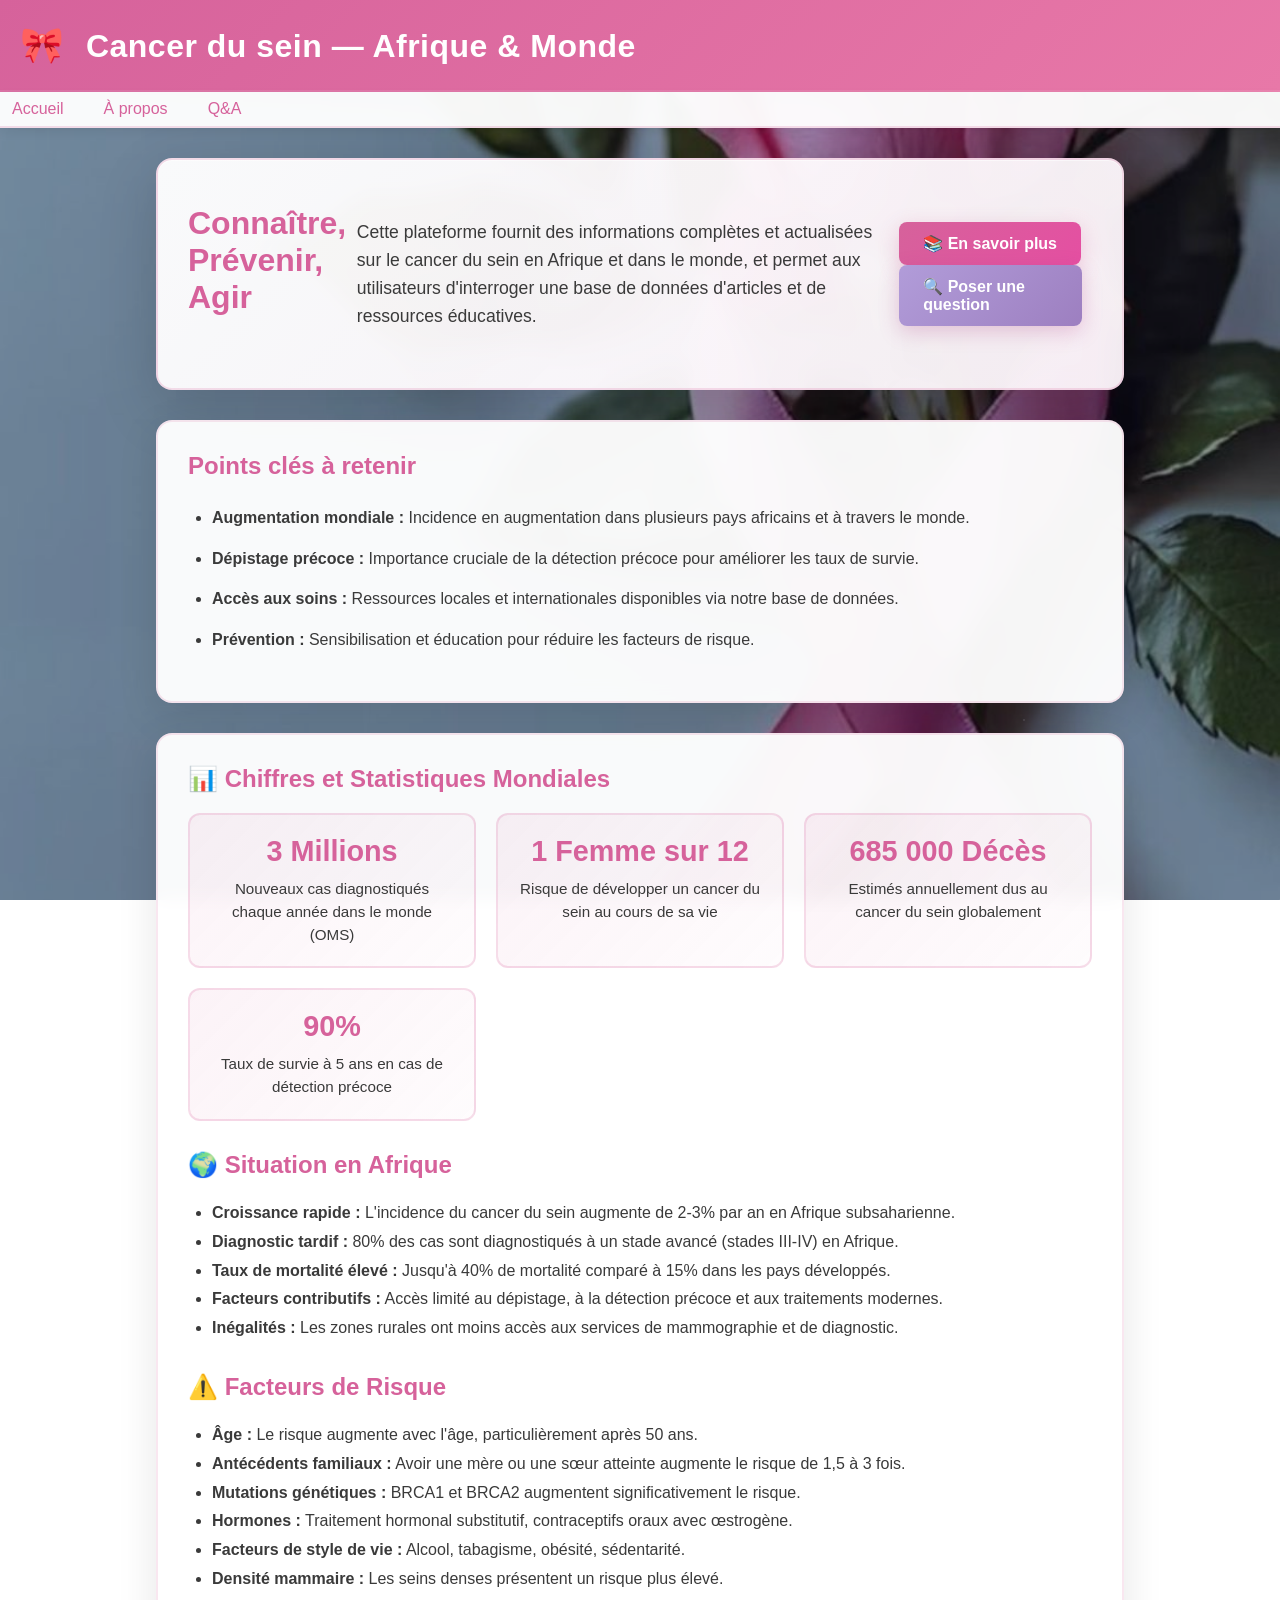
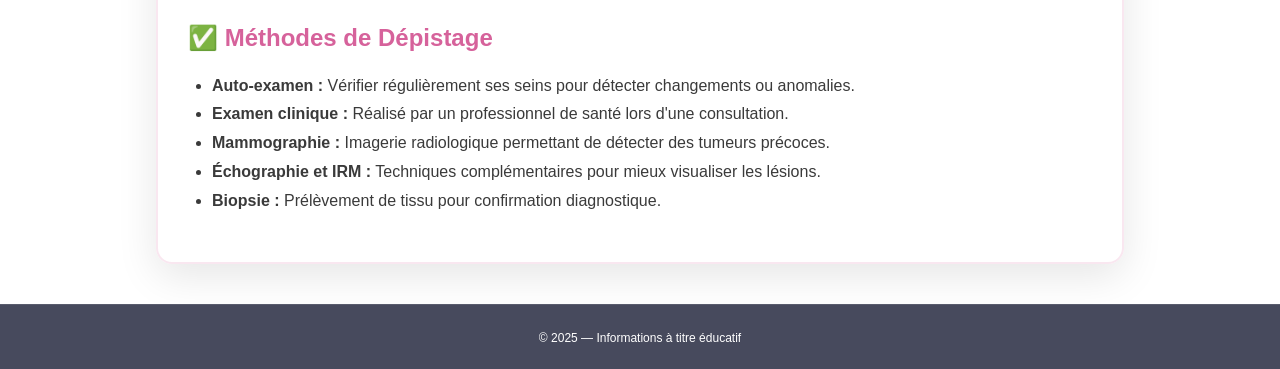
<file: index.html>
<!DOCTYPE html>
<html lang="fr">
<head>
    <meta charset="UTF-8">
    <meta name="viewport" content="width=device-width, initial-scale=1.0">
    <title>Cancer du sein - Info</title>
    <link rel="stylesheet" href="style.css">
</head>
<body>
    <header class="site-header">
        <div class="header-content">
            <h1><span class="cancer-icon">🎀</span> Cancer du sein — Afrique & Monde</h1>
            <button class="burger-menu" id="burgerBtn" aria-label="Menu">
                <span></span>
                <span></span>
                <span></span>
            </button>
        </div>
    </header>

    <nav class="main-nav" id="mainNav">
        <a href="INDEX.html"> Accueil</a>
        <a href="about.html"> À propos</a>
        <a href="query.html"> Q&A</a>
    </nav>

    <main class="container">
        <section class="hero">
            <h2> Connaître, Prévenir, Agir</h2>
            <p style="font-size: 1.1rem; line-height: 1.6;">Cette plateforme fournit des informations complètes et actualisées sur le cancer du sein en Afrique et dans le monde, et permet aux utilisateurs d'interroger une base de données d'articles et de ressources éducatives.</p>
            <div class="button-group">
                <a class="btn" href="about.html">📚 En savoir plus</a>
                <a class="btn secondary" href="query.html">🔍 Poser une question</a>
            </div>
        </section>

        <section class="quick-info">
            <h3> Points clés à retenir</h3>
            <ul>
                <li><strong>Augmentation mondiale :</strong> Incidence en augmentation dans plusieurs pays africains et à travers le monde.</li>
                <li><strong>Dépistage précoce :</strong> Importance cruciale de la détection précoce pour améliorer les taux de survie.</li>
                <li><strong>Accès aux soins :</strong> Ressources locales et internationales disponibles via notre base de données.</li>
                <li><strong>Prévention :</strong> Sensibilisation et éducation pour réduire les facteurs de risque.</li>
            </ul>
        </section>

        <section class="statistics">
            <h3>📊 Chiffres et Statistiques Mondiales</h3>
            <div class="stats-grid">
                <div class="stat-card">
                    <h4>3 Millions</h4>
                    <p>Nouveaux cas diagnostiqués chaque année dans le monde (OMS)</p>
                </div>
                <div class="stat-card">
                    <h4>1 Femme sur 12</h4>
                    <p>Risque de développer un cancer du sein au cours de sa vie</p>
                </div>
                <div class="stat-card">
                    <h4>685 000 Décès</h4>
                    <p>Estimés annuellement dus au cancer du sein globalement</p>
                </div>
                <div class="stat-card">
                    <h4>90%</h4>
                    <p>Taux de survie à 5 ans en cas de détection précoce</p>
                </div>
            </div>

            <h3 style="margin-top: 30px;">🌍 Situation en Afrique</h3>
            <ul style="padding-left: 24px; color: var(--text-dark); line-height: 1.8;">
                <li><strong>Croissance rapide :</strong> L'incidence du cancer du sein augmente de 2-3% par an en Afrique subsaharienne.</li>
                <li><strong>Diagnostic tardif :</strong> 80% des cas sont diagnostiqués à un stade avancé (stades III-IV) en Afrique.</li>
                <li><strong>Taux de mortalité élevé :</strong> Jusqu'à 40% de mortalité comparé à 15% dans les pays développés.</li>
                <li><strong>Facteurs contributifs :</strong> Accès limité au dépistage, à la détection précoce et aux traitements modernes.</li>
                <li><strong>Inégalités :</strong> Les zones rurales ont moins accès aux services de mammographie et de diagnostic.</li>
            </ul>

            <h3 style="margin-top: 30px;">⚠️ Facteurs de Risque</h3>
            <ul style="padding-left: 24px; color: var(--text-dark); line-height: 1.8;">
                <li><strong>Âge :</strong> Le risque augmente avec l'âge, particulièrement après 50 ans.</li>
                <li><strong>Antécédents familiaux :</strong> Avoir une mère ou une sœur atteinte augmente le risque de 1,5 à 3 fois.</li>
                <li><strong>Mutations génétiques :</strong> BRCA1 et BRCA2 augmentent significativement le risque.</li>
                <li><strong>Hormones :</strong> Traitement hormonal substitutif, contraceptifs oraux avec œstrogène.</li>
                <li><strong>Facteurs de style de vie :</strong> Alcool, tabagisme, obésité, sédentarité.</li>
                <li><strong>Densité mammaire :</strong> Les seins denses présentent un risque plus élevé.</li>
            </ul>

            <h3 style="margin-top: 30px;">✅ Méthodes de Dépistage</h3>
            <ul style="padding-left: 24px; color: var(--text-dark); line-height: 1.8;">
                <li><strong>Auto-examen :</strong> Vérifier régulièrement ses seins pour détecter changements ou anomalies.</li>
                <li><strong>Examen clinique :</strong> Réalisé par un professionnel de santé lors d'une consultation.</li>
                <li><strong>Mammographie :</strong> Imagerie radiologique permettant de détecter des tumeurs précoces.</li>
                <li><strong>Échographie et IRM :</strong> Techniques complémentaires pour mieux visualiser les lésions.</li>
                <li><strong>Biopsie :</strong> Prélèvement de tissu pour confirmation diagnostique.</li>
            </ul>
        </section>
    </main>

    <footer>
        <small>© 2025 — Informations à titre éducatif</small>
    </footer>

    <script src="main.js"></script>
</body>
</html>
</file>
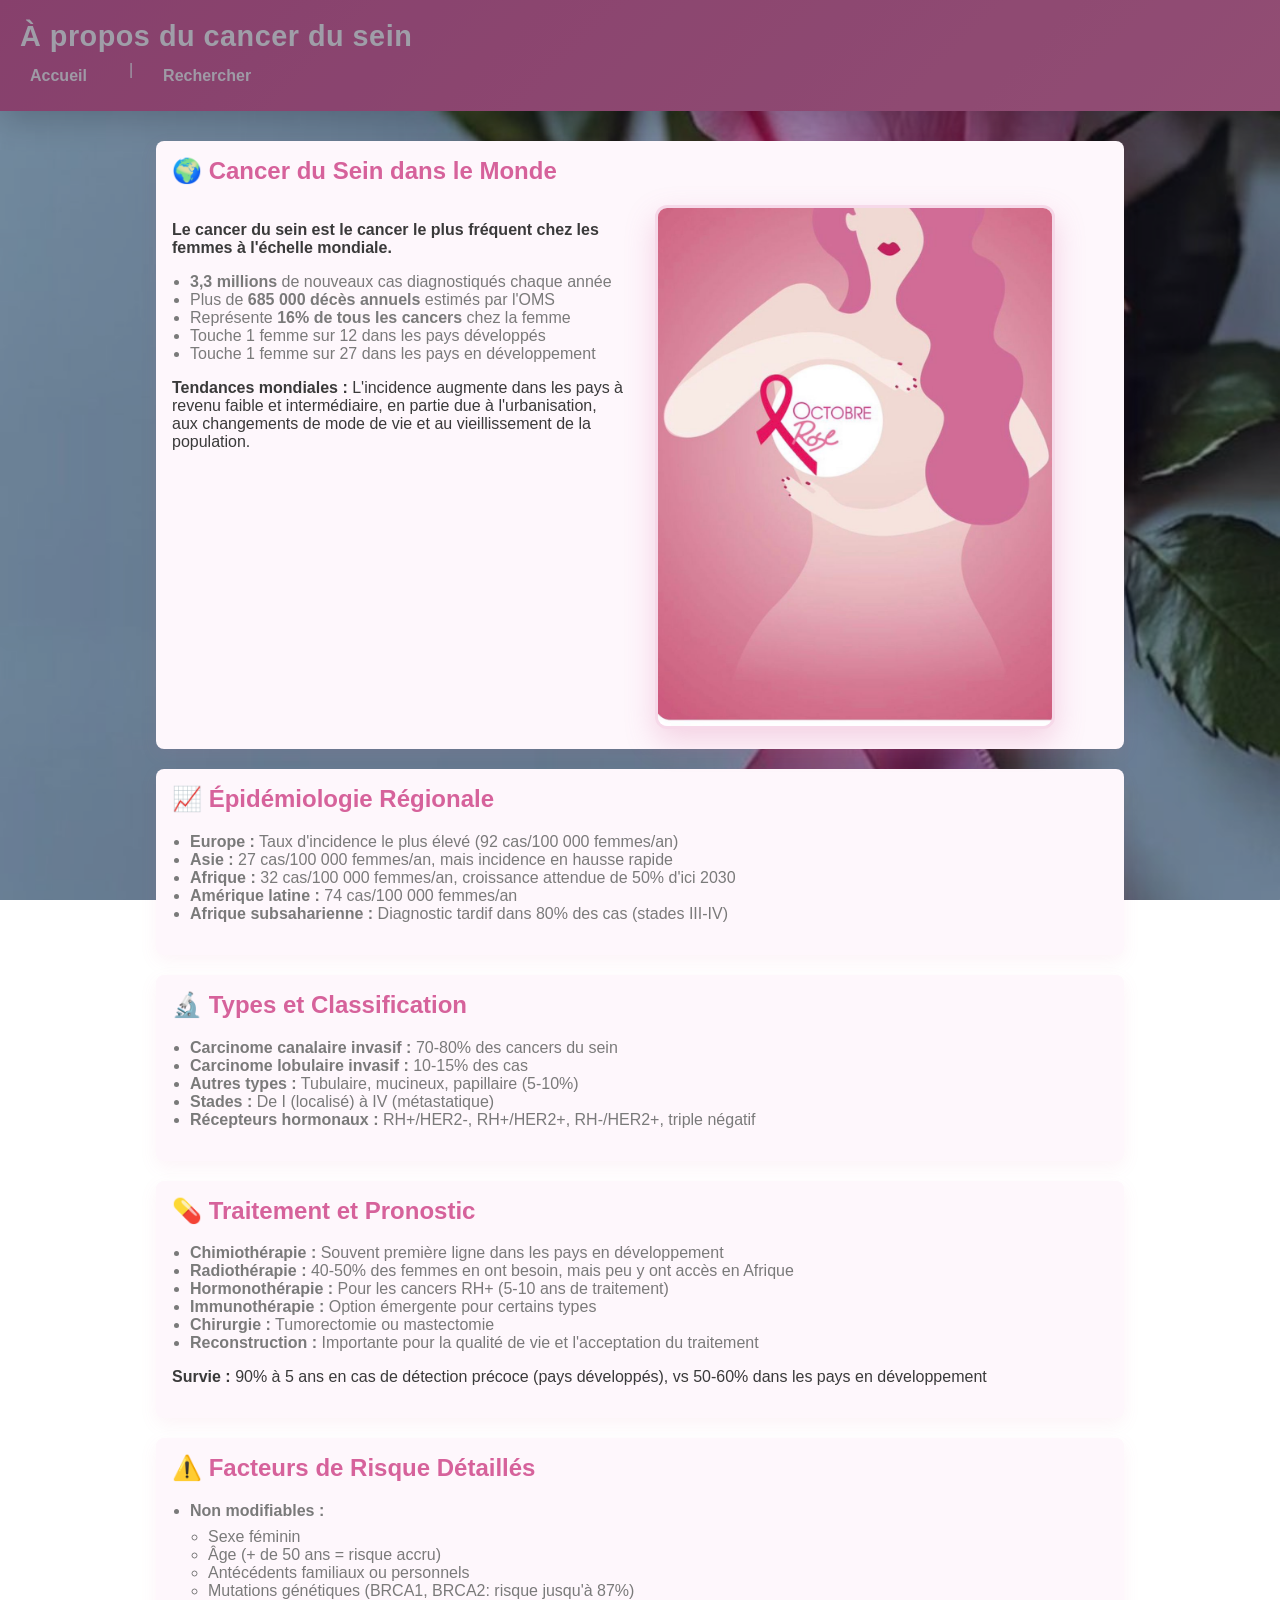
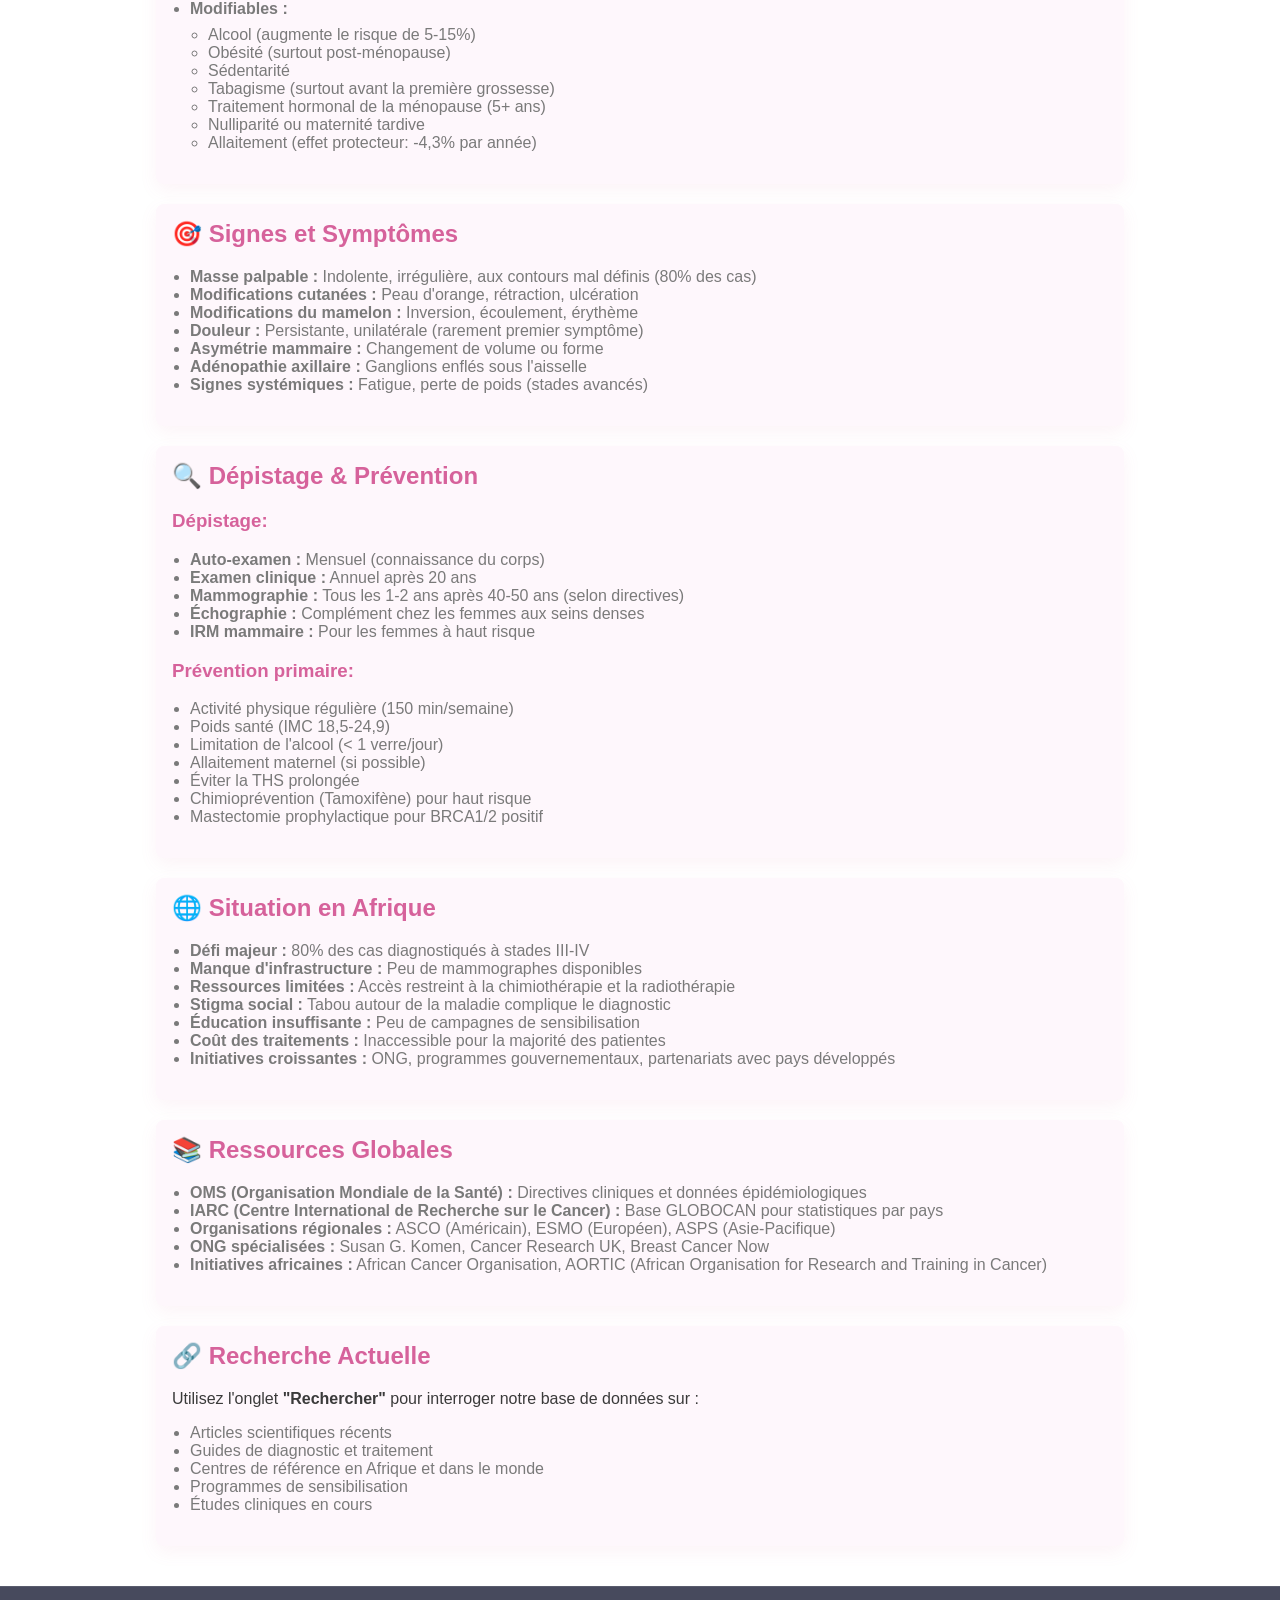
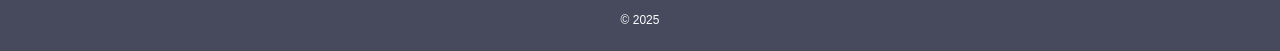
<file: about.html>
<!DOCTYPE html>
<html lang="fr">
<head>
  <meta charset="utf-8">
  <meta name="viewport" content="width=device-width,initial-scale=1">
  <title>À propos — Cancer du sein</title>
  <link rel="stylesheet" href="style.css">
</head>
<body>
  <header>
    <h1>À propos du cancer du sein</h1>
    <nav><a href="INDEX.html">Accueil</a> | <a href="query.html">Rechercher</a></nav>
  </header>

  <main class="container">
    <section>
      <h2>🌍 Cancer du Sein dans le Monde</h2>
      <div class="content-with-image">
        <div class="text-content">
          <p><strong>Le cancer du sein est le cancer le plus fréquent chez les femmes à l'échelle mondiale.</strong></p>
          <ul>
            <li><strong>3,3 millions</strong> de nouveaux cas diagnostiqués chaque année</li>
            <li>Plus de <strong>685 000 décès annuels</strong> estimés par l'OMS</li>
            <li>Représente <strong>16% de tous les cancers</strong> chez la femme</li>
            <li>Touche 1 femme sur 12 dans les pays développés</li>
            <li>Touche 1 femme sur 27 dans les pays en développement</li>
          </ul>
          <p><strong>Tendances mondiales :</strong> L'incidence augmente dans les pays à revenu faible et intermédiaire, en partie due à l'urbanisation, aux changements de mode de vie et au vieillissement de la population.</p>
        </div>
        <div class="image-content">
          <img src="images/image1.jpeg" alt="Présentation organisationnelle du cancer du sein">
        </div>
      </div>
    </section>

    <section>
      <h2>📈 Épidémiologie Régionale</h2>
      <ul>
        <li><strong>Europe :</strong> Taux d'incidence le plus élevé (92 cas/100 000 femmes/an)</li>
        <li><strong>Asie :</strong> 27 cas/100 000 femmes/an, mais incidence en hausse rapide</li>
        <li><strong>Afrique :</strong> 32 cas/100 000 femmes/an, croissance attendue de 50% d'ici 2030</li>
        <li><strong>Amérique latine :</strong> 74 cas/100 000 femmes/an</li>
        <li><strong>Afrique subsaharienne :</strong> Diagnostic tardif dans 80% des cas (stades III-IV)</li>
      </ul>
    </section>

    <section>
      <h2>🔬 Types et Classification</h2>
      <ul>
        <li><strong>Carcinome canalaire invasif :</strong> 70-80% des cancers du sein</li>
        <li><strong>Carcinome lobulaire invasif :</strong> 10-15% des cas</li>
        <li><strong>Autres types :</strong> Tubulaire, mucineux, papillaire (5-10%)</li>
        <li><strong>Stades :</strong> De I (localisé) à IV (métastatique)</li>
        <li><strong>Récepteurs hormonaux :</strong> RH+/HER2-, RH+/HER2+, RH-/HER2+, triple négatif</li>
      </ul>
    </section>

    <section>
      <h2>💊 Traitement et Pronostic</h2>
      <ul>
        <li><strong>Chimiothérapie :</strong> Souvent première ligne dans les pays en développement</li>
        <li><strong>Radiothérapie :</strong> 40-50% des femmes en ont besoin, mais peu y ont accès en Afrique</li>
        <li><strong>Hormonothérapie :</strong> Pour les cancers RH+ (5-10 ans de traitement)</li>
        <li><strong>Immunothérapie :</strong> Option émergente pour certains types</li>
        <li><strong>Chirurgie :</strong> Tumorectomie ou mastectomie</li>
        <li><strong>Reconstruction :</strong> Importante pour la qualité de vie et l'acceptation du traitement</li>
      </ul>
      <p><strong>Survie :</strong> 90% à 5 ans en cas de détection précoce (pays développés), vs 50-60% dans les pays en développement</p>
    </section>

    <section>
      <h2>⚠️ Facteurs de Risque Détaillés</h2>
      <ul>
        <li><strong>Non modifiables :</strong>
          <ul style="margin-top: 8px;">
            <li>Sexe féminin</li>
            <li>Âge (+ de 50 ans = risque accru)</li>
            <li>Antécédents familiaux ou personnels</li>
            <li>Mutations génétiques (BRCA1, BRCA2: risque jusqu'à 87%)</li>
          </ul>
        </li>
        <li><strong>Modifiables :</strong>
          <ul style="margin-top: 8px;">
            <li>Alcool (augmente le risque de 5-15%)</li>
            <li>Obésité (surtout post-ménopause)</li>
            <li>Sédentarité</li>
            <li>Tabagisme (surtout avant la première grossesse)</li>
            <li>Traitement hormonal de la ménopause (5+ ans)</li>
            <li>Nulliparité ou maternité tardive</li>
            <li>Allaitement (effet protecteur: -4,3% par année)</li>
          </ul>
        </li>
      </ul>
    </section>

    <section>
      <h2>🎯 Signes et Symptômes</h2>
      <ul>
        <li><strong>Masse palpable :</strong> Indolente, irrégulière, aux contours mal définis (80% des cas)</li>
        <li><strong>Modifications cutanées :</strong> Peau d'orange, rétraction, ulcération</li>
        <li><strong>Modifications du mamelon :</strong> Inversion, écoulement, érythème</li>
        <li><strong>Douleur :</strong> Persistante, unilatérale (rarement premier symptôme)</li>
        <li><strong>Asymétrie mammaire :</strong> Changement de volume ou forme</li>
        <li><strong>Adénopathie axillaire :</strong> Ganglions enflés sous l'aisselle</li>
        <li><strong>Signes systémiques :</strong> Fatigue, perte de poids (stades avancés)</li>
      </ul>
    </section>

    <section>
      <h2>🔍 Dépistage & Prévention</h2>
      <h3>Dépistage:</h3>
      <ul>
        <li><strong>Auto-examen :</strong> Mensuel (connaissance du corps)</li>
        <li><strong>Examen clinique :</strong> Annuel après 20 ans</li>
        <li><strong>Mammographie :</strong> Tous les 1-2 ans après 40-50 ans (selon directives)</li>
        <li><strong>Échographie :</strong> Complément chez les femmes aux seins denses</li>
        <li><strong>IRM mammaire :</strong> Pour les femmes à haut risque</li>
      </ul>
      <h3>Prévention primaire:</h3>
      <ul>
        <li>Activité physique régulière (150 min/semaine)</li>
        <li>Poids santé (IMC 18,5-24,9)</li>
        <li>Limitation de l'alcool (&lt; 1 verre/jour)</li>
        <li>Allaitement maternel (si possible)</li>
        <li>Éviter la THS prolongée</li>
        <li>Chimioprévention (Tamoxifène) pour haut risque</li>
        <li>Mastectomie prophylactique pour BRCA1/2 positif</li>
      </ul>
    </section>

    <section>
      <h2>🌐 Situation en Afrique</h2>
      <ul>
        <li><strong>Défi majeur :</strong> 80% des cas diagnostiqués à stades III-IV</li>
        <li><strong>Manque d'infrastructure :</strong> Peu de mammographes disponibles</li>
        <li><strong>Ressources limitées :</strong> Accès restreint à la chimiothérapie et la radiothérapie</li>
        <li><strong>Stigma social :</strong> Tabou autour de la maladie complique le diagnostic</li>
        <li><strong>Éducation insuffisante :</strong> Peu de campagnes de sensibilisation</li>
        <li><strong>Coût des traitements :</strong> Inaccessible pour la majorité des patientes</li>
        <li><strong>Initiatives croissantes :</strong> ONG, programmes gouvernementaux, partenariats avec pays développés</li>
      </ul>
    </section>

    <section>
      <h2>📚 Ressources Globales</h2>
      <ul>
        <li><strong>OMS (Organisation Mondiale de la Santé) :</strong> Directives cliniques et données épidémiologiques</li>
        <li><strong>IARC (Centre International de Recherche sur le Cancer) :</strong> Base GLOBOCAN pour statistiques par pays</li>
        <li><strong>Organisations régionales :</strong> ASCO (Américain), ESMO (Européen), ASPS (Asie-Pacifique)</li>
        <li><strong>ONG spécialisées :</strong> Susan G. Komen, Cancer Research UK, Breast Cancer Now</li>
        <li><strong>Initiatives africaines :</strong> African Cancer Organisation, AORTIC (African Organisation for Research and Training in Cancer)</li>
      </ul>
    </section>

    <section>
      <h2>🔗 Recherche Actuelle</h2>
      <p>Utilisez l'onglet <strong>"Rechercher"</strong> pour interroger notre base de données sur :</p>
      <ul>
        <li>Articles scientifiques récents</li>
        <li>Guides de diagnostic et traitement</li>
        <li>Centres de référence en Afrique et dans le monde</li>
        <li>Programmes de sensibilisation</li>
        <li>Études cliniques en cours</li>
      </ul>
    </section>
  </main>

  <footer><small>© 2025</small></footer>
  <script src="main.js"></script>
</body>
</html>
</file>
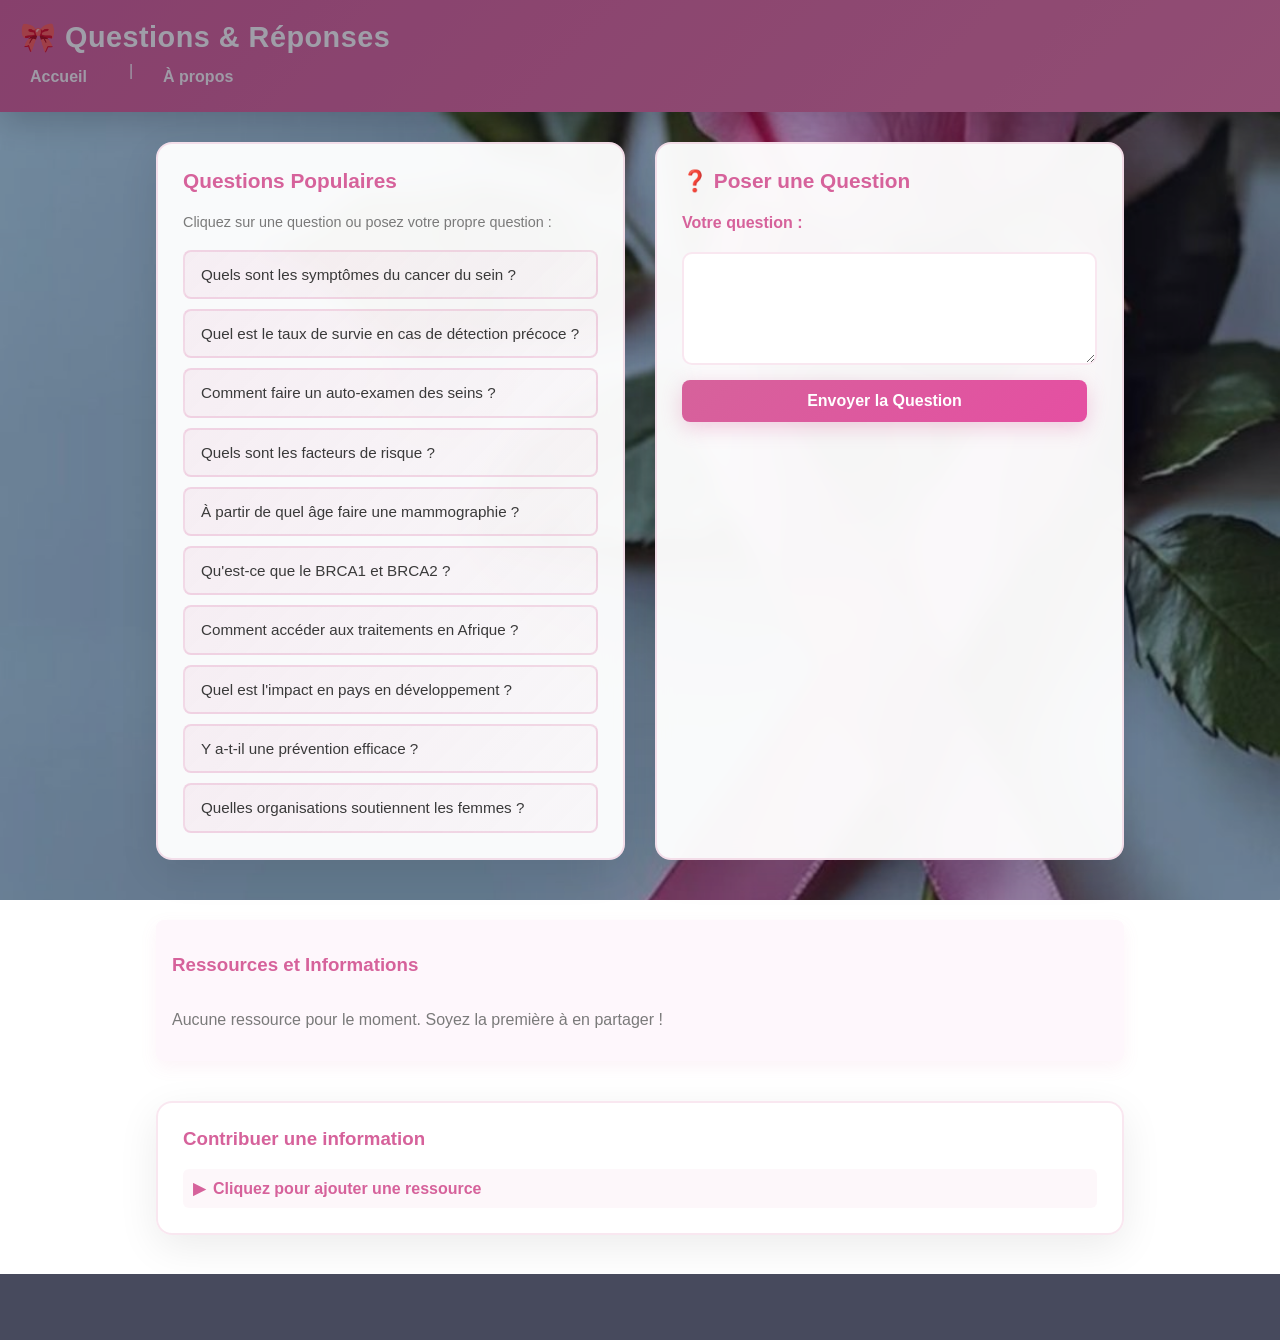
<file: query.html>
<!DOCTYPE html>
<html lang="fr">
<head>
  <meta charset="utf-8">
  <meta name="viewport" content="width=device-width,initial-scale=1">
  <title>Questions & Réponses — Cancer du sein</title>
  <link rel="stylesheet" href="style.css">
</head>
<body>
  <header>
    <h1>🎀 Questions & Réponses</h1>
    <nav><a href="INDEX.html">Accueil</a> | <a href="about.html">À propos</a></nav>
  </header>

  <main class="container">
    <div class="qa-container">
      <!-- Liste des questions suggérées -->
      <section class="questions-list">
        <h3> Questions Populaires</h3>
        <p class="subtitle">Cliquez sur une question ou posez votre propre question :</p>
        <div class="question-buttons">
          <button class="question-btn" data-question="Quels sont les symptômes du cancer du sein ?">
            Quels sont les symptômes du cancer du sein ?
          </button>
          <button class="question-btn" data-question="Quel est le taux de survie en cas de détection précoce ?">
            Quel est le taux de survie en cas de détection précoce ?
          </button>
          <button class="question-btn" data-question="Comment faire un auto-examen des seins ?">
            Comment faire un auto-examen des seins ?
          </button>
          <button class="question-btn" data-question="Quels sont les facteurs de risque du cancer du sein ?">
            Quels sont les facteurs de risque ?
          </button>
          <button class="question-btn" data-question="À partir de quel âge faire une mammographie ?">
            À partir de quel âge faire une mammographie ?
          </button>
          <button class="question-btn" data-question="Qu'est-ce que le BRCA1 et BRCA2 ?">
            Qu'est-ce que le BRCA1 et BRCA2 ?
          </button>
          <button class="question-btn" data-question="Comment accéder aux traitements en Afrique ?">
            Comment accéder aux traitements en Afrique ?
          </button>
          <button class="question-btn" data-question="Quel est l'impact du cancer du sein dans les pays en développement ?">
            Quel est l'impact en pays en développement ?
          </button>
          <button class="question-btn" data-question="Y a-t-il une prévention efficace du cancer du sein ?">
            Y a-t-il une prévention efficace ?
          </button>
          <button class="question-btn" data-question="Quelles organisations soutiennent les femmes atteintes du cancer du sein ?">
            Quelles organisations soutiennent les femmes ?
          </button>
        </div>
      </section>

      <!-- Formulaire de question -->
      <section class="question-form-section">
        <h3>❓ Poser une Question</h3>
        <form id="queryForm" class="query-form">
          <label for="userQuestion">Votre question :</label>
          <textarea 
            id="userQuestion" 
            name="question" 
            placeholder="Posez votre question sur le cancer du sein, le dépistage, les traitements, la situation en Afrique..." 
            required
            rows="5">
          </textarea>
          <button type="submit" class="btn">Envoyer la Question</button>
        </form>

        <!-- Réponse affichée -->
        <section id="answerSection" class="answer-section" style="display: none;">
          <h3> Réponse :</h3>
          <div id="answerContent" class="answer-content">
            <!-- La réponse s'affichera ici -->
          </div>
        </section>
      </section>
    </div>

    <!-- Base de données de réponses -->
    <section id="resourcesSection" style="margin-top: 40px;">
      <h3> Ressources et Informations</h3>
      <div id="resources" class="resources-grid">
        <!-- Les ressources seront affichées ici -->
      </div>
    </section>

    <!-- Section pour ajouter des informations (optionnel) -->
    <section class="add-resource-section" style="margin-top: 40px;">
      <h3> Contribuer une information</h3>
      <details>
        <summary>Cliquez pour ajouter une ressource</summary>
        <form id="addForm" class="add-form">
          <label for="resourceTitle">Titre :</label>
          <input id="resourceTitle" name="title" type="text" placeholder="Ex: Centres de dépistage au Sénégal" required>
          
          <label for="resourceRegion">Région/Pays :</label>
          <input id="resourceRegion" name="region" type="text" placeholder="Ex: Afrique de l'Ouest" required>
          
          <label for="resourceCategory">Catégorie :</label>
          <select id="resourceCategory" name="category" required>
            <option value="">Sélectionnez une catégorie</option>
            <option value="Dépistage">Dépistage</option>
            <option value="Traitement">Traitement</option>
            <option value="Prévention">Prévention</option>
            <option value="Ressources">Ressources</option>
            <option value="Statistiques">Statistiques</option>
          </select>
          
          <label for="resourceContent">Contenu :</label>
          <textarea id="resourceContent" name="content" placeholder="Décrivez la ressource ou l'information..." required rows="4"></textarea>
          
          <button type="submit" class="btn">Partager cette ressource</button>
        </form>
      </details>
    </section>
  </main>

  <footer><small>© 2025 — Plateforme d'Information sur le Cancer du Sein</small></footer>
  <script src="main.js"></script>
</body>
</html>
</file>
<file: style.css>
:root{
  --primary: #d6629b;      /* rose vibrant - couleur principale */
  --secondary: #b19cd9;    /* violet complémentaire - accents */
  --accent: #88c3d9;       /* bleu ciel - highlights */
  --success: #6ba854;      /* vert - pour éléments secondaires */
  --soft-bg: #fef7fc;      /* fond très doux rose */
  --text-dark: #3a3a3a;    /* texte sombre */
  --muted-gray: #7a7a7a;   /* gris neutre */
  --bg: #ffffff;
  --card-shadow: 0 6px 18px rgba(214,98,155,0.08);
  --radius: 8px;
  --max-width: 1000px;
}

/* Animations */
@keyframes glow {
  0%, 100% { text-shadow: 0 0 10px rgba(214,98,155,0.5), 0 0 20px rgba(214,98,155,0.3); }
  50% { text-shadow: 0 0 20px rgba(214,98,155,0.8), 0 0 30px rgba(177,60,130,0.5); }
}

@keyframes float {
  0%, 100% { transform: translateY(0px); }
  50% { transform: translateY(-8px); }
}

@keyframes moonGlow {
  0%, 100% { filter: drop-shadow(0 0 20px rgba(255,255,255,0.3)); }
  50% { filter: drop-shadow(0 0 40px rgba(255,255,255,0.6)); }
}

@keyframes slideIn {
  from {
    opacity: 0;
    transform: translateY(-10px);
  }
  to {
    opacity: 1;
    transform: translateY(0);
  }
}

*{box-sizing:border-box}
html,body{margin:0;font-family:Inter, "Helvetica Neue", Arial, sans-serif;background:var(--bg);color:var(--text-dark)}
body{
  background-image: url('images/image2.jpeg');
  background-size: cover;
  background-position: center;
  background-attachment: fixed;
  background-color: #0a0e27;
  position: relative;
  min-height: 100vh;
}
body::before{
  content: '';
  position: fixed;
  top: 0;
  left: 0;
  right: 0;
  bottom: 0;
  background: rgba(16, 14, 39, 0.4);
  z-index: 1;
  pointer-events: none;
}
body::after{
  content: '';
  position: fixed;
  top: 0;
  left: 0;
  right: 0;
  bottom: 0;
  background-image: 
    radial-gradient(2px 2px at 20% 30%, white, rgba(0,0,0,0)),
    radial-gradient(2px 2px at 60% 70%, white, rgba(0,0,0,0)),
    radial-gradient(1px 1px at 50% 50%, white, rgba(0,0,0,0)),
    radial-gradient(1px 1px at 80% 10%, white, rgba(0,0,0,0)),
    radial-gradient(2px 2px at 90% 60%, white, rgba(0,0,0,0)),
    radial-gradient(1px 1px at 30% 80%, white, rgba(0,0,0,0)),
    radial-gradient(1px 1px at 40% 40%, white, rgba(0,0,0,0));
  background-repeat: repeat;
  background-size: 200% 200%;
  opacity: 0.6;
  z-index: 0;
  pointer-events: none;
}

.site-header{
  background: linear-gradient(135deg, #d6629b 0%, #e878a8 100%);
  color:#fff;
  padding:0;
  box-shadow: 0 8px 32px rgba(0,0,0,0.2);
  backdrop-filter: blur(10px);
  border-bottom: 2px solid rgba(255,255,255,0.1);
  position: relative;
  z-index: 10;
}

.header-content{
  padding: 24px 20px;
  display: flex;
  justify-content: space-between;
  align-items: center;
}

.site-header h1{
  margin:0;
  font-size:2rem;
  letter-spacing:0.5px;
  animation: glow 3s ease-in-out infinite;
  font-weight: 700;
  flex: 1;
}
.cancer-icon{
  display: inline-block;
  margin-right: 12px;
  font-size: 2.2rem;
  animation: float 3s ease-in-out infinite;
}

nav{margin-top:0px}
nav a{
  color:rgba(255,255,255,0.95);
  text-decoration:none;
  margin-right:12px;
  padding:8px 12px;
  border-radius:6px;
  font-weight:600;
  transition:background .18s, transform .12s, color .18s;
}
nav a:hover{
  background: rgba(255,255,255,0.2);
  transform:translateY(-2px);
  color: #fff;
}

/* Burger Menu */
.burger-menu {
  display: none;
  flex-direction: column;
  background: none;
  border: none;
  cursor: pointer;
  padding: 8px;
  gap: 6px;
  z-index: 1001;
}

.burger-menu span {
  width: 28px;
  height: 3px;
  background: #fff;
  border-radius: 2px;
  transition: all .3s ease;
}

.burger-menu.active span:nth-child(1) {
  transform: rotate(45deg) translate(10px, 10px);
}

.burger-menu.active span:nth-child(2) {
  opacity: 0;
}

.burger-menu.active span:nth-child(3) {
  transform: rotate(-45deg) translate(7px, -7px);
}

/* main nav separate */
.main-nav{
  background: rgba(255, 255, 255, 0.96);
  padding:0;
  border-bottom: 2px solid rgba(214,98,155,0.2);
  box-shadow: 0 4px 12px rgba(0,0,0,0.06);
  position: relative;
  z-index: 10;
  backdrop-filter: blur(5px);
  display: flex;
  flex-direction: row;
  transition: all 0.3s ease;
  max-height: 100px;
  overflow: hidden;
}
.main-nav a{
  color: var(--primary);
  text-decoration: none;
  margin-right: 16px;
  padding: 8px 12px;
  border-radius: 6px;
  font-weight: 500;
  transition: background .18s, color .18s;
}
.main-nav a:hover{
  background: rgba(214,98,155,0.1);
  color: var(--primary);
}

/* layout */
.container{max-width:var(--max-width);margin:30px auto;padding:0 16px;position: relative;z-index: 5;}
.hero{
  background: linear-gradient(135deg, rgba(255,255,255,0.96), rgba(254,247,252,0.95));
  border: 2px solid rgba(214,98,155,0.2);
  padding:40px 30px;
  border-radius:16px;
  box-shadow: 0 20px 60px rgba(0,0,0,0.15), inset 0 1px 0 rgba(255,255,255,0.6);
  backdrop-filter: blur(10px);
  animation: float 4s ease-in-out infinite;
}
.hero h2{
  color:var(--primary);
  margin-top:0;
  font-size: 2rem;
  font-weight: 700;
}
.btn{
  display:inline-block;
  background:linear-gradient(135deg, var(--primary), #e54fa2);
  color:#fff;
  padding:12px 24px;
  border-radius:8px;
  text-decoration:none;
  font-weight:700;
  box-shadow: 0 6px 20px rgba(214,98,155,0.3);
  transition: transform .2s, box-shadow .2s;
  margin-right: 10px;
  border: none;
  cursor: pointer;
}
.btn:hover{
  transform: translateY(-3px);
  box-shadow: 0 12px 30px rgba(214,98,155,0.4);
}
.btn.secondary{
  background:linear-gradient(135deg, var(--secondary), #9d7fc0);
  box-shadow:0 6px 20px rgba(177,60,130,0.25)
}
.btn.secondary:hover{
  box-shadow:0 12px 30px rgba(177,60,130,0.35)
}

/* quick info */
.quick-info{
  margin-top:30px;
  background: rgba(255,255,255,0.96);
  border: 2px solid rgba(214,98,155,0.15);
  padding:30px;
  border-radius:16px;
  box-shadow: 0 12px 40px rgba(0,0,0,0.1);
  backdrop-filter: blur(10px);
  position: relative;
  z-index: 5;
}
.quick-info h3{
  color:var(--primary);
  font-size: 1.5rem;
  margin-top: 0;
}
.quick-info ul{
  padding-left:24px;
  color:var(--text-dark);
  line-height: 1.8;
}
.quick-info li{
  margin-bottom: 12px;
  font-weight: 500;
}

/* statistics section */
.statistics{
  margin-top:30px;
  background: rgba(255,255,255,0.96);
  border: 2px solid rgba(214,98,155,0.15);
  padding:30px;
  border-radius:16px;
  box-shadow: 0 12px 40px rgba(0,0,0,0.1);
  backdrop-filter: blur(10px);
  position: relative;
  z-index: 5;
}
.statistics h3{
  color:var(--primary);
  font-size: 1.5rem;
  margin-top: 0;
  margin-bottom: 20px;
}
.stats-grid{
  display: grid;
  grid-template-columns: repeat(auto-fit, minmax(250px, 1fr));
  gap: 20px;
  margin-bottom: 30px;
}
.stat-card{
  background: linear-gradient(135deg, rgba(214,98,155,0.08), rgba(214,98,155,0.02));
  border: 2px solid rgba(214,98,155,0.2);
  border-radius: 12px;
  padding: 20px;
  text-align: center;
  transition: transform .2s, box-shadow .2s, border-color .2s;
}
.stat-card:hover{
  transform: translateY(-5px);
  box-shadow: 0 12px 30px rgba(214,98,155,0.2);
  border-color: rgba(214,98,155,0.4);
}
.stat-card h4{
  color: var(--primary);
  font-size: 1.8rem;
  margin: 0 0 10px 0;
  font-weight: 700;
}
.stat-card p{
  color: var(--text-dark);
  margin: 0;
  font-size: 0.95rem;
  line-height: 1.5;
}

/* Q&A Page Styles */
.qa-container{
  display: grid;
  grid-template-columns: 1fr 1fr;
  gap: 30px;
  margin-bottom: 40px;
}

.questions-list{
  background: rgba(255,255,255,0.96);
  border: 2px solid rgba(214,98,155,0.18);
  padding: 25px;
  border-radius: 16px;
  box-shadow: 0 12px 40px rgba(0,0,0,0.08);
  backdrop-filter: blur(10px);
  position: relative;
  z-index: 5;
}

.questions-list h3{
  color: var(--primary);
  margin-top: 0;
  font-size: 1.3rem;
}

.subtitle{
  color: var(--muted-gray);
  font-size: 0.9rem;
  margin-bottom: 20px;
}

.question-buttons{
  display: flex;
  flex-direction: column;
  gap: 10px;
}

.question-btn{
  background: linear-gradient(135deg, rgba(214,98,155,0.08), rgba(214,98,155,0.02));
  border: 2px solid rgba(214,98,155,0.2);
  color: var(--text-dark);
  padding: 12px 16px;
  border-radius: 8px;
  cursor: pointer;
  font-weight: 500;
  text-align: left;
  transition: all .2s;
  font-size: 0.95rem;
  line-height: 1.4;
}

.question-btn:hover{
  background: linear-gradient(135deg, rgba(214,98,155,0.15), rgba(214,98,155,0.08));
  border-color: rgba(214,98,155,0.4);
  transform: translateX(5px);
  box-shadow: 0 6px 15px rgba(214,98,155,0.15);
  color: var(--primary);
  font-weight: 600;
}

.question-form-section{
  background: rgba(255,255,255,0.96);
  border: 2px solid rgba(214,98,155,0.18);
  padding: 25px;
  border-radius: 16px;
  box-shadow: 0 12px 40px rgba(0,0,0,0.08);
  backdrop-filter: blur(10px);
  position: relative;
  z-index: 5;
}

.question-form-section h3{
  color: var(--primary);
  margin-top: 0;
  font-size: 1.3rem;
}

.query-form{
  display: flex;
  flex-direction: column;
  gap: 15px;
}

.query-form label{
  font-weight: 700;
  color: var(--primary);
  margin-bottom: 5px;
}

.query-form textarea{
  border: 2px solid rgba(214,98,155,0.15);
  border-radius: 10px;
  padding: 12px;
  font-family: inherit;
  font-size: 0.95rem;
  resize: vertical;
  transition: border-color .2s, box-shadow .2s;
}

.query-form textarea:focus{
  outline: none;
  border-color: var(--primary);
  box-shadow: 0 6px 20px rgba(214,98,155,0.15);
}

.answer-section{
  margin-top: 25px;
  padding: 20px;
  background: linear-gradient(135deg, rgba(214,98,155,0.05), rgba(214,98,155,0.02));
  border: 2px solid rgba(214,98,155,0.15);
  border-radius: 12px;
  animation: slideIn .3s ease-in-out;
}

.answer-section h3{
  color: var(--primary);
  margin-top: 0;
  font-size: 1.1rem;
}

.answer-content{
  color: var(--text-dark);
  line-height: 1.8;
  font-size: 0.95rem;
}

.answer-content strong{
  color: var(--primary);
}

.resources-grid{
  display: grid;
  grid-template-columns: repeat(auto-fill, minmax(280px, 1fr));
  gap: 20px;
}

.resource-card{
  background: rgba(255,255,255,0.96);
  border: 2px solid rgba(214,98,155,0.15);
  border-radius: 12px;
  padding: 18px;
  box-shadow: 0 8px 25px rgba(0,0,0,0.08);
  transition: transform .2s, box-shadow .2s, border-color .2s;
}

.resource-card:hover{
  transform: translateY(-5px);
  border-color: rgba(214,98,155,0.35);
  box-shadow: 0 12px 35px rgba(214,98,155,0.15);
}

.resource-card h4{
  color: var(--primary);
  margin: 0 0 10px 0;
  font-weight: 700;
  font-size: 1rem;
}

.resource-card .category{
  display: inline-block;
  background: linear-gradient(135deg, var(--primary), #9d7fc0);
  color: #fff;
  padding: 4px 10px;
  border-radius: 20px;
  font-size: 0.8rem;
  font-weight: 600;
  margin-bottom: 10px;
}

.resource-card .region{
  color: var(--muted-gray);
  font-size: 0.85rem;
  margin-bottom: 10px;
}

.resource-card p{
  color: var(--text-dark);
  margin: 0;
  font-size: 0.9rem;
  line-height: 1.5;
}

.add-resource-section{
  background: rgba(255,255,255,0.96);
  border: 2px solid rgba(214,98,155,0.15);
  padding: 25px;
  border-radius: 16px;
  box-shadow: 0 12px 40px rgba(0,0,0,0.08);
  position: relative;
  z-index: 5;
}

.add-resource-section h3{
  color: var(--primary);
  margin-top: 0;
}

.add-resource-section details summary{
  cursor: pointer;
  color: var(--primary);
  font-weight: 600;
  padding: 10px;
  border-radius: 6px;
  background: rgba(214,98,155,0.05);
  transition: background .2s;
  user-select: none;
}

.add-resource-section details summary:hover{
  background: rgba(214,98,155,0.1);
}

.add-form{
  margin-top: 20px;
  display: flex;
  flex-direction: column;
  gap: 15px;
}

.add-form label{
  font-weight: 700;
  color: var(--primary);
}

.add-form input,
.add-form select,
.add-form textarea{
  padding: 10px;
  border: 2px solid rgba(214,98,155,0.15);
  border-radius: 8px;
  font-family: inherit;
  font-size: 0.95rem;
  transition: border-color .2s;
  background: white;
  color: var(--text-dark);
}

.add-form input:focus,
.add-form select:focus,
.add-form textarea:focus{
  outline: none;
  border-color: var(--primary);
  box-shadow: 0 4px 12px rgba(214,98,155,0.15);
}

details summary{
  cursor: pointer;
  color: var(--primary);
  font-weight: 600;
  padding: 10px;
  border-radius: 6px;
  background: rgba(214,98,155,0.05);
  transition: background .2s;
  user-select: none;
  list-style: none;
}

details summary:hover{
  background: rgba(214,98,155,0.1);
}

details summary::-webkit-details-marker {
  display: none;
}

details summary::before {
  content: '▶ ';
  margin-right: 8px;
  transition: transform .2s;
  display: inline-block;
}

details[open] summary::before {
  transform: rotate(90deg);
}

@media (max-width: 1024px){
  .qa-container{
    grid-template-columns: 1fr;
  }
}

@media (max-width: 768px){
  .burger-menu{
    display: flex;
  }
  
  .site-header h1{
    font-size: 1.5rem;
  }
  
  .main-nav{
    flex-direction: column;
    max-height: 0;
    border-bottom: none;
    padding: 0;
    overflow: hidden;
  }
  
  .main-nav.active{
    max-height: 300px;
    border-bottom: 2px solid rgba(214,98,155,0.2);
  }
  
  .main-nav a{
    flex: 1;
    text-align: left;
    padding: 15px 20px;
    border-bottom: 1px solid rgba(214,98,155,0.1);
    border-left: 4px solid transparent;
  }
  
  .main-nav a:hover{
    border-left-color: var(--primary);
    border-bottom-color: rgba(214,98,155,0.2);
  }
  
  .question-btn{
    font-size: 0.9rem;
    padding: 10px 14px;
  }
  
  .resources-grid{
    grid-template-columns: 1fr;
  }
  
  .content-with-image{
    flex-direction: column;
  }
  
  .image-content{
    width: 100%;
  }
}

/* forms */
form{margin-top:20px;position: relative;z-index: 5;}
label{display:block;margin-bottom:8px;font-weight:700;color:var(--primary)}
input[type="search"], input[type="text"], textarea{
  width:100%;padding:12px;border:2px solid rgba(107,91,149,0.15);border-radius:10px;background:rgba(255,255,255,0.98);
  transition:box-shadow .12s, border-color .12s;
  font-family: inherit;
  font-size: 1rem;
}
input:focus, textarea:focus{
  outline:none;
  border-color:var(--primary);
  box-shadow:0 6px 25px rgba(214,98,155,0.15);
}
button{
  background:linear-gradient(135deg, var(--primary), #e54fa2);
  color:#fff;
  border:none;
  padding:12px 24px;
  border-radius:10px;
  cursor:pointer;
  font-weight:700;
  font-size: 1rem;
  transition: transform .2s, box-shadow .2s;
}
button:hover{
  transform:translateY(-2px);
  box-shadow: 0 8px 25px rgba(214,98,155,0.3);
}

/* small utilities */
footer{
  padding:24px 16px;
  text-align:center;
  color:#fff;
  font-size:0.9rem;
  background: rgba(10,14,39,0.75);
  backdrop-filter: blur(5px);
  position: relative;
  z-index: 10;
  margin-top: 40px;
  border-top: 1px solid rgba(255,255,255,0.1);
}

@media (min-width:900px){
  .hero{display:flex;justify-content:space-between;align-items:center}
  .hero p{max-width:60%}
}

/* styles for about.html and query.html */
header{
  background: linear-gradient(135deg, var(--primary), #e878a8);
  color:#fff;
  padding:20px;
  box-shadow: 0 8px 32px rgba(0,0,0,0.2);
}
header h1{
  margin:0;
  font-size:1.8rem;
  letter-spacing:0.5px;
  animation: glow 3s ease-in-out infinite;
}
header nav{margin-top:8px; display: flex; gap: 20px;}
header nav a{
  color:rgba(255,255,255,0.95);
  text-decoration:none;
  padding:6px 10px;
  border-radius:6px;
  font-weight:600;
  transition:background .18s, transform .12s;
}
header nav a:hover{background: rgba(255,255,255,0.08); transform:translateY(-1px);}

section{margin-bottom:20px; background: var(--soft-bg); padding: 16px; border-radius: var(--radius); box-shadow: var(--card-shadow);}
section h2{color:var(--primary); margin-top:0}
section h3{color:var(--primary)}
section ul{padding-left:18px; color:var(--muted-gray)}

/* Content with image layout */
.content-with-image{
  display: flex;
  gap: 30px;
  align-items: flex-start;
  flex-wrap: wrap;
}
.text-content{
  flex: 1;
  min-width: 300px;
}
.image-content{
  flex: 1;
  min-width: 280px;
}
.image-content img{
  width: 100%;
  max-width: 400px;
  height: auto;
  border-radius: 12px;
  box-shadow: 0 12px 30px rgba(214,98,155,0.25);
  border: 3px solid rgba(214,98,155,0.2);
  transition: transform .3s, box-shadow .3s;
}
.image-content img:hover{
  transform: translateY(-5px) scale(1.02);
  box-shadow: 0 18px 45px rgba(214,98,155,0.35);
}

@media (max-width: 768px){
  .content-with-image{
    flex-direction: column;
  }
  .image-content{
    width: 100%;
  }
}
</file>
